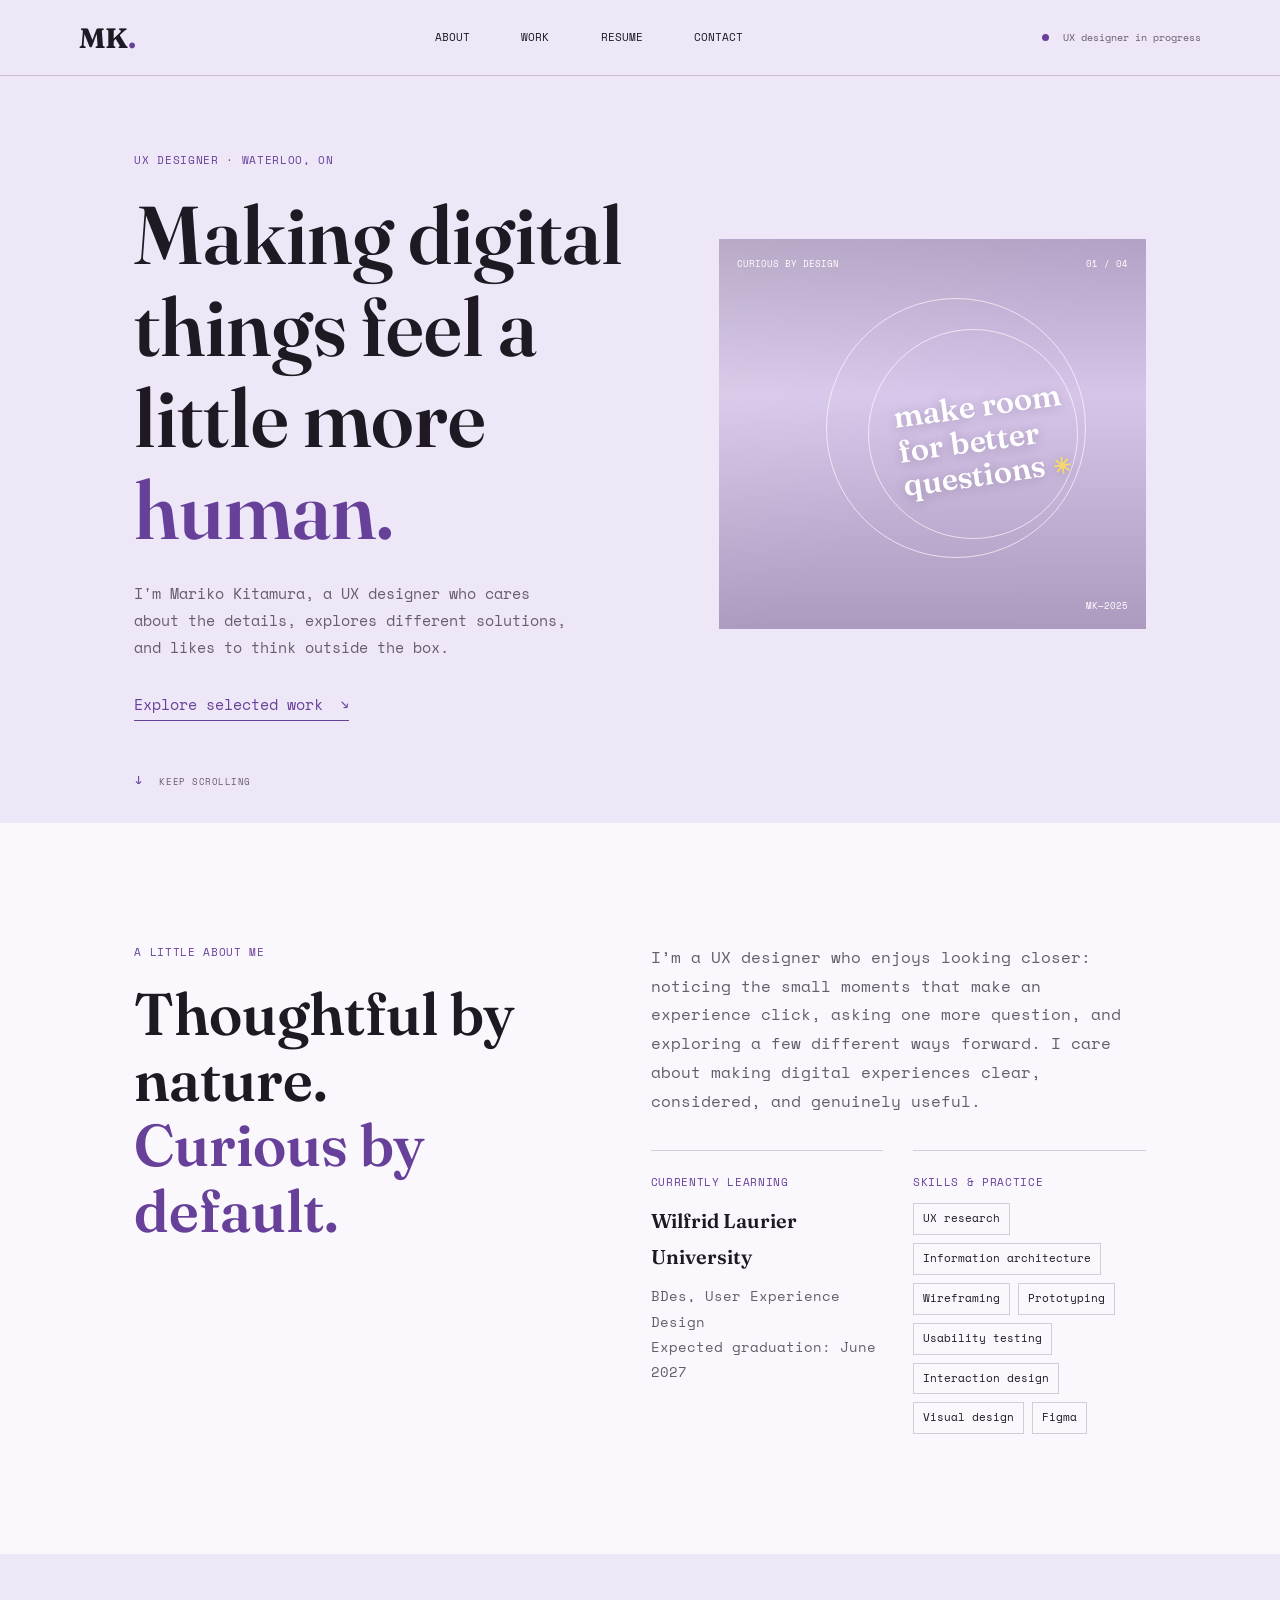
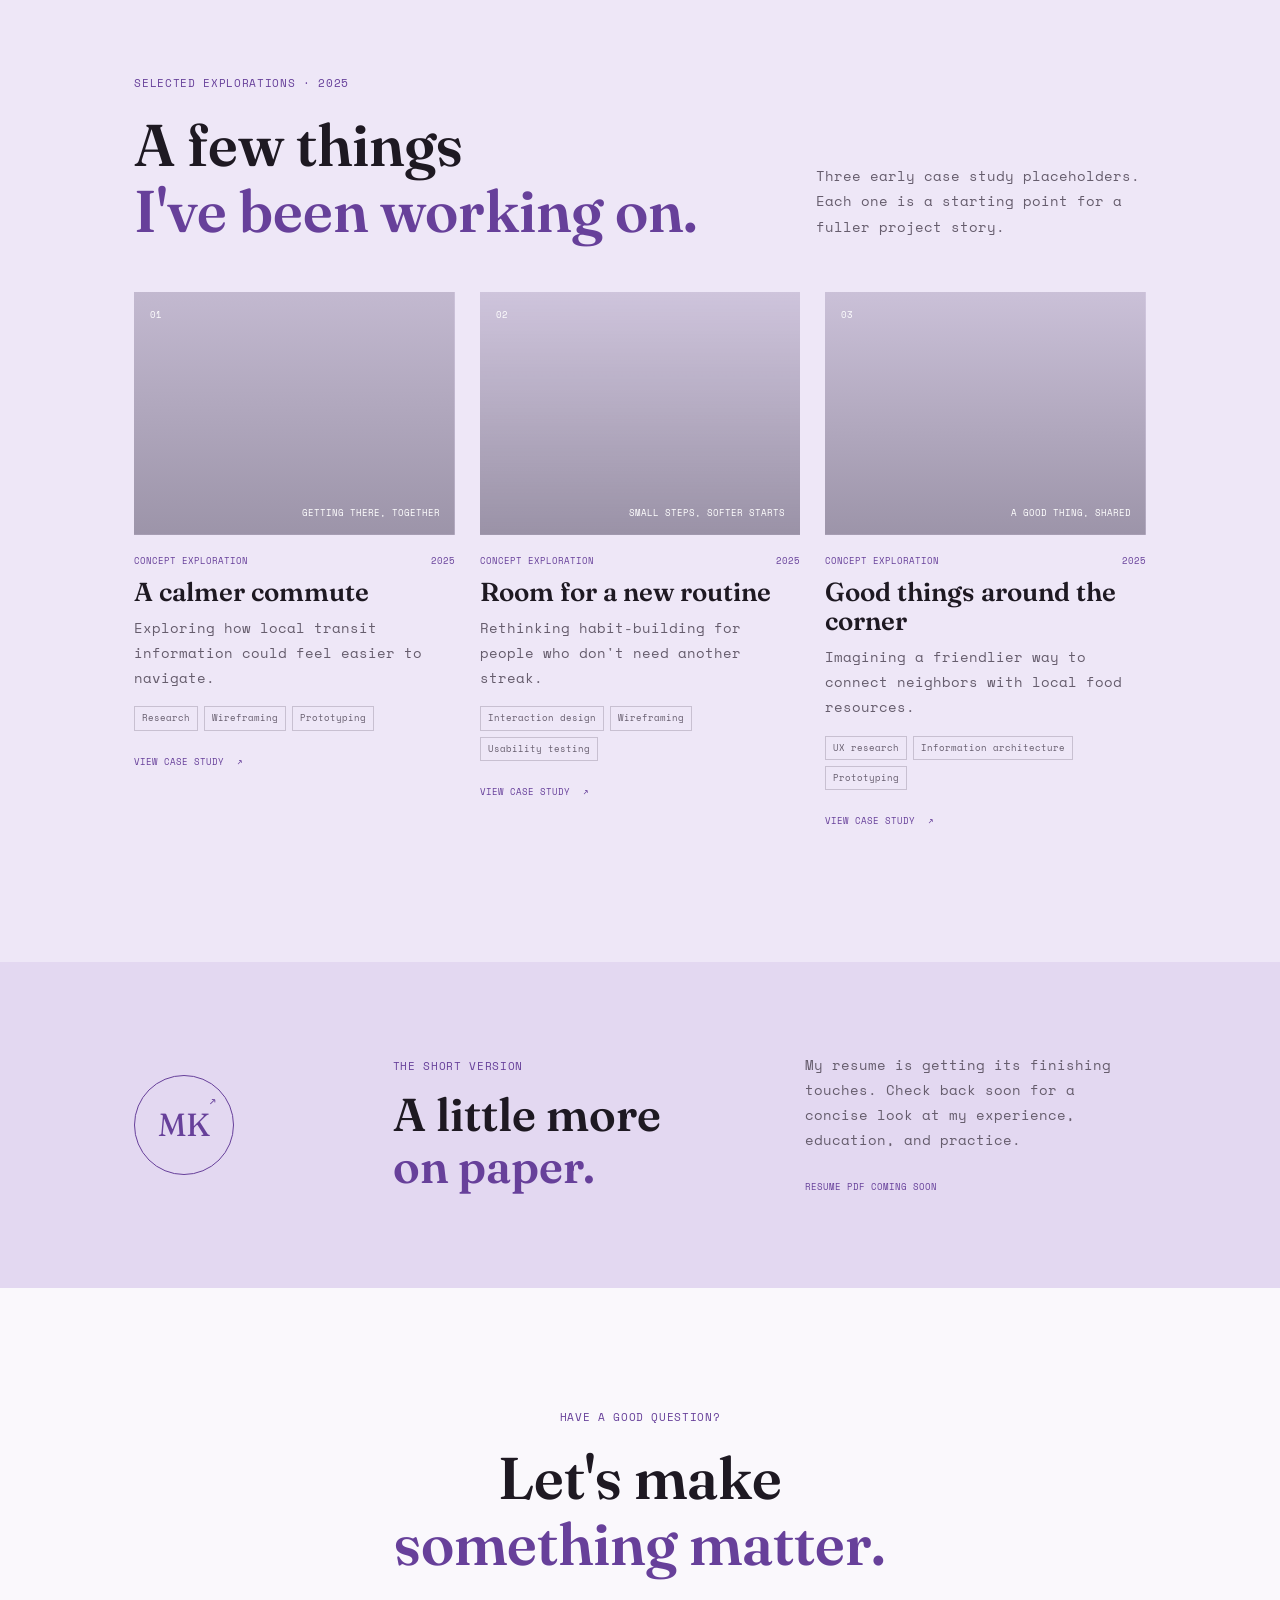
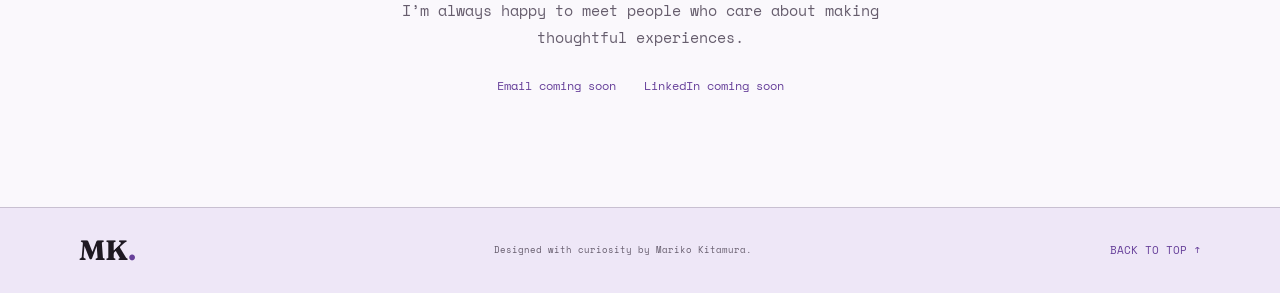
<file: index.html>
<!doctype html>
<html lang="en">
  <head>
    <meta charset="utf-8">
    <meta name="viewport" content="width=device-width, initial-scale=1">
    <meta name="theme-color" content="#eee7f7">
    <meta name="description" content="The portfolio of Mariko Kitamura, a detail-minded UX designer studying at Wilfrid Laurier University.">
    <title>Mariko Kitamura — UX Designer</title>
    <link rel="preconnect" href="https://fonts.googleapis.com">
    <link rel="preconnect" href="https://fonts.gstatic.com" crossorigin>
    <link href="https://fonts.googleapis.com/css2?family=Fraunces:opsz,wght@9..144,500;9..144,600;9..144,700&family=Space+Mono:wght@400;700&display=swap" rel="stylesheet">
    <link rel="stylesheet" href="styles.css">
  </head>
  <body>
    <header class="site-header">
      <a class="wordmark" href="#top" aria-label="Mariko Kitamura, home">MK<span>.</span></a>
      <nav aria-label="Main navigation">
        <a href="#about">About</a>
        <a href="#work">Work</a>
        <a href="#resume">Resume</a>
        <a href="#contact">Contact</a>
      </nav>
      <span class="availability"><span aria-hidden="true"></span> UX designer in progress</span>
    </header>

    <main id="top">
      <section class="hero" aria-labelledby="hero-title">
        <div class="hero-copy">
          <p class="eyebrow">UX DESIGNER · WATERLOO, ON</p>
          <h1 id="hero-title">Making digital things feel a little more <span>human.</span></h1>
          <p class="hero-intro">I'm Mariko Kitamura, a UX designer who cares about the details, explores different solutions, and likes to think outside the box.</p>
          <a class="text-link" href="#work">Explore selected work <span aria-hidden="true">↘</span></a>
        </div>
        <div class="hero-art" role="img" aria-label="Colorful abstract paper and design materials arranged on a desk">
          <div class="art-label">CURIOUS BY DESIGN <span>01 / 04</span></div>
          <div class="art-orbit art-orbit-one"></div>
          <div class="art-orbit art-orbit-two"></div>
          <div class="art-note">make room<br>for better<br>questions<span>✳</span></div>
          <div class="art-index">MK—2025</div>
        </div>
        <a class="scroll-cue" href="#about"><span aria-hidden="true">↓</span> KEEP SCROLLING</a>
      </section>

      <section class="section about-section" id="about" aria-labelledby="about-title">
        <div class="section-heading">
          <p class="eyebrow">A LITTLE ABOUT ME</p>
          <h2 id="about-title">Thoughtful by nature.<br><span>Curious by default.</span></h2>
        </div>
        <div class="about-content">
          <p class="about-copy">I’m a UX designer who enjoys looking closer: noticing the small moments that make an experience click, asking one more question, and exploring a few different ways forward. I care about making digital experiences clear, considered, and genuinely useful.</p>
          <div class="education">
            <p class="eyebrow">CURRENTLY LEARNING</p>
            <h3>Wilfrid Laurier University</h3>
            <p>BDes, User Experience Design<br>Expected graduation: June 2027</p>
          </div>
          <div class="skills">
            <p class="eyebrow">SKILLS & PRACTICE</p>
            <ul class="skill-list">
              <li>UX research</li>
              <li>Information architecture</li>
              <li>Wireframing</li>
              <li>Prototyping</li>
              <li>Usability testing</li>
              <li>Interaction design</li>
              <li>Visual design</li>
              <li>Figma</li>
            </ul>
          </div>
        </div>
      </section>

      <section class="section work-section" id="work" aria-labelledby="work-title">
        <div class="work-heading">
          <div>
            <p class="eyebrow">SELECTED EXPLORATIONS · 2025</p>
            <h2 id="work-title">A few things<br><span>I've been working on.</span></h2>
          </div>
          <p class="work-note">Three early case study placeholders. Each one is a starting point for a fuller project story.</p>
        </div>
        <div class="project-grid">
          <a class="project-card" href="case-study-transit.html">
            <div class="project-image image-transit" role="img" aria-label="A person checking their phone while waiting to travel">
              <span class="project-number">01</span>
              <span class="project-image-caption">GETTING THERE, TOGETHER</span>
            </div>
            <div class="project-meta"><span>Concept exploration</span><span>2025</span></div>
            <h3>A calmer commute</h3>
            <p>Exploring how local transit information could feel easier to navigate.</p>
            <ul class="tag-list" aria-label="Project tags"><li>Research</li><li>Wireframing</li><li>Prototyping</li></ul>
            <span class="card-link">VIEW CASE STUDY <span aria-hidden="true">↗</span></span>
          </a>
          <a class="project-card" href="case-study-habits.html">
            <div class="project-image image-habits" role="img" aria-label="A notebook with a hand-drawn daily routine and colorful markers">
              <span class="project-number">02</span>
              <span class="project-image-caption">SMALL STEPS, SOFTER STARTS</span>
            </div>
            <div class="project-meta"><span>Concept exploration</span><span>2025</span></div>
            <h3>Room for a new routine</h3>
            <p>Rethinking habit-building for people who don't need another streak.</p>
            <ul class="tag-list" aria-label="Project tags"><li>Interaction design</li><li>Wireframing</li><li>Usability testing</li></ul>
            <span class="card-link">VIEW CASE STUDY <span aria-hidden="true">↗</span></span>
          </a>
          <a class="project-card" href="case-study-pantry.html">
            <div class="project-image image-pantry" role="img" aria-label="A neighborhood food market with fresh produce on display">
              <span class="project-number">03</span>
              <span class="project-image-caption">A GOOD THING, SHARED</span>
            </div>
            <div class="project-meta"><span>Concept exploration</span><span>2025</span></div>
            <h3>Good things around the corner</h3>
            <p>Imagining a friendlier way to connect neighbors with local food resources.</p>
            <ul class="tag-list" aria-label="Project tags"><li>UX research</li><li>Information architecture</li><li>Prototyping</li></ul>
            <span class="card-link">VIEW CASE STUDY <span aria-hidden="true">↗</span></span>
          </a>
        </div>
      </section>

      <section class="resume-section" id="resume" aria-labelledby="resume-title">
        <div class="resume-mark" aria-hidden="true">MK<span>↗</span></div>
        <div>
          <p class="eyebrow">THE SHORT VERSION</p>
          <h2 id="resume-title">A little more<br><span>on paper.</span></h2>
        </div>
        <div class="resume-detail">
          <p>My resume is getting its finishing touches. Check back soon for a concise look at my experience, education, and practice.</p>
          <span class="coming-soon">RESUME PDF COMING SOON</span>
        </div>
      </section>

      <section class="contact-section" id="contact" aria-labelledby="contact-title">
        <p class="eyebrow">HAVE A GOOD QUESTION?</p>
        <h2 id="contact-title">Let's make<br><span>something matter.</span></h2>
        <p class="contact-copy">I’m always happy to meet people who care about making thoughtful experiences.</p>
        <div class="contact-links">
          <span>Email coming soon</span>
          <span>LinkedIn coming soon</span>
        </div>
      </section>
    </main>

    <footer class="site-footer">
      <a class="wordmark" href="#top">MK<span>.</span></a>
      <p>Designed with curiosity by Mariko Kitamura.</p>
      <a href="#top">BACK TO TOP ↑</a>
    </footer>
  </body>
</html>
</file>
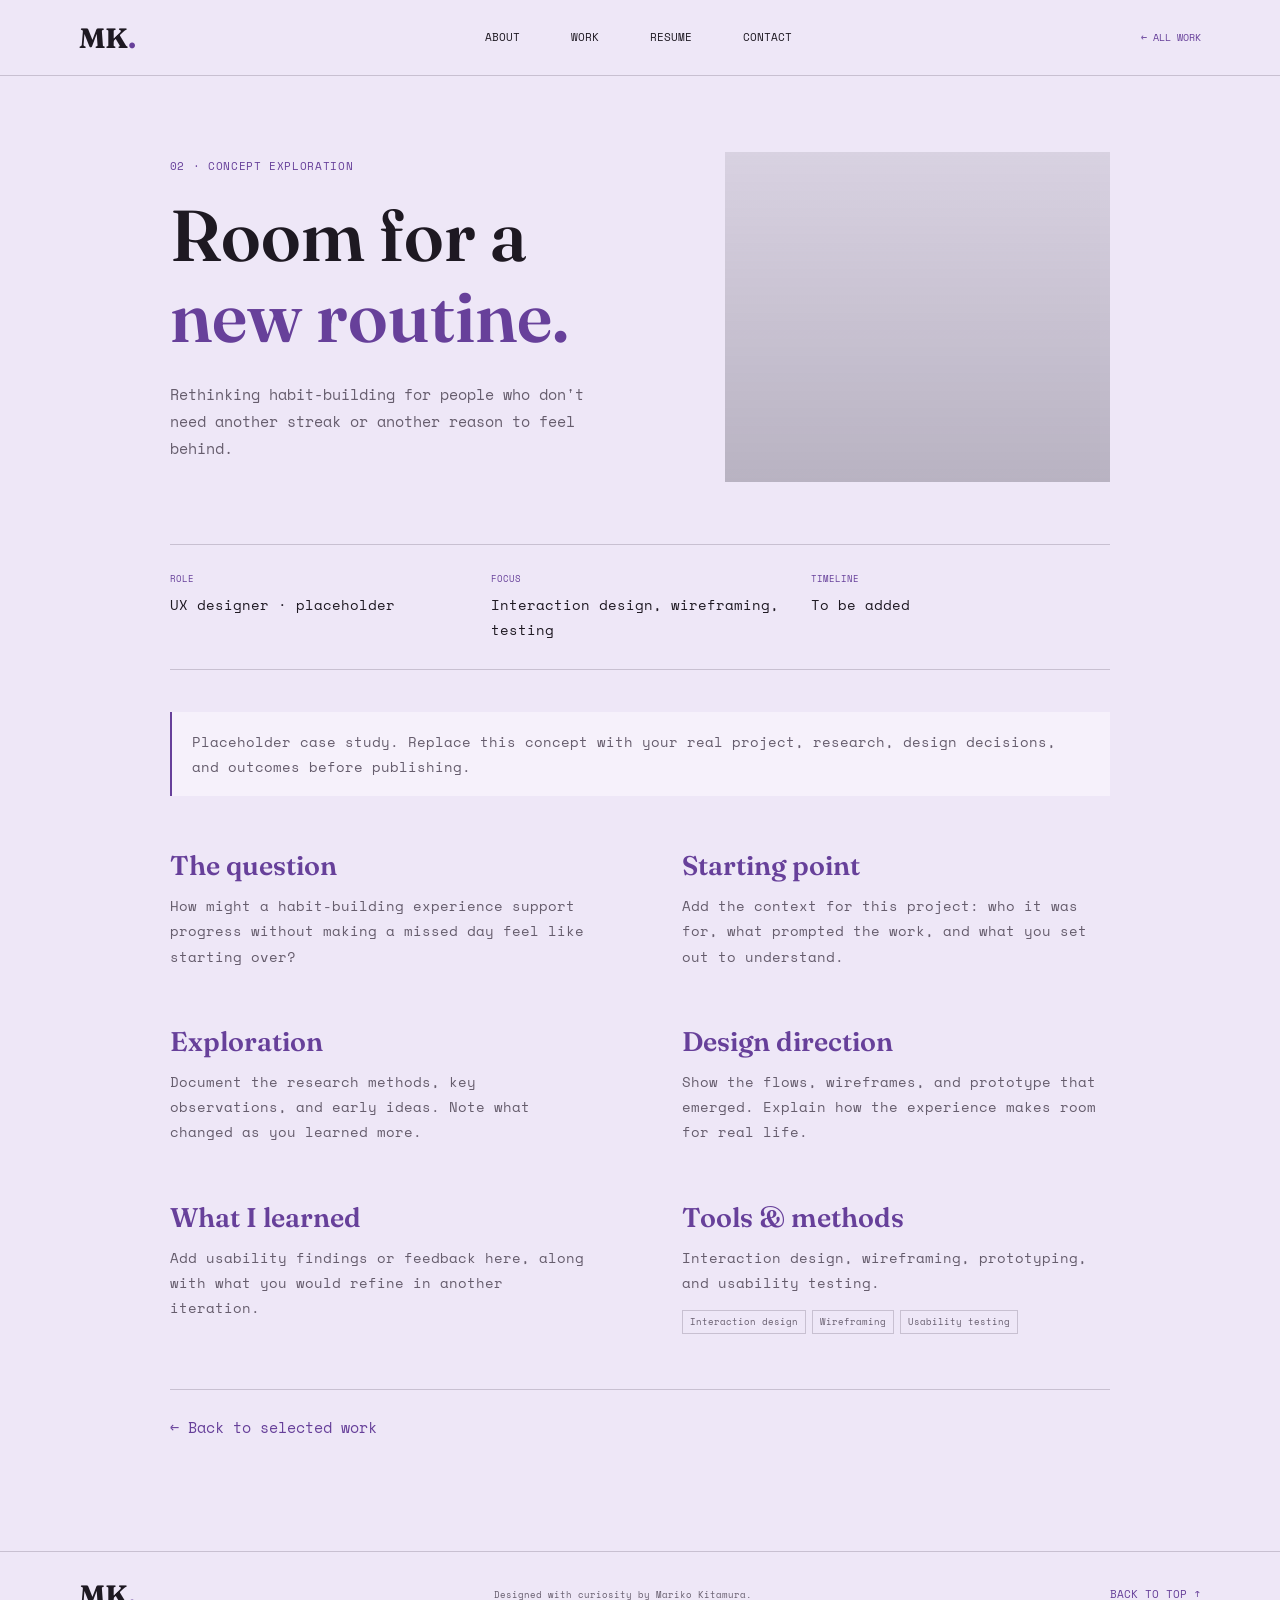
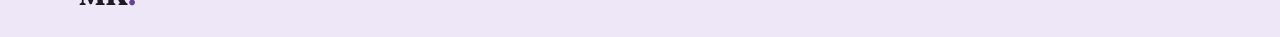
<file: case-study-habits.html>
<!doctype html>
<html lang="en">
  <head>
    <meta charset="utf-8">
    <meta name="viewport" content="width=device-width, initial-scale=1">
    <meta name="theme-color" content="#eee7f7">
    <title>Room for a new routine — Mariko Kitamura</title>
    <link rel="preconnect" href="https://fonts.googleapis.com">
    <link rel="preconnect" href="https://fonts.gstatic.com" crossorigin>
    <link href="https://fonts.googleapis.com/css2?family=Fraunces:opsz,wght@9..144,500;9..144,600;9..144,700&family=Space+Mono:wght@400;700&display=swap" rel="stylesheet">
    <link rel="stylesheet" href="styles.css">
  </head>
  <body>
    <header class="site-header case-header">
      <a class="wordmark" href="index.html" aria-label="Mariko Kitamura, home">MK<span>.</span></a>
      <nav aria-label="Main navigation"><a href="index.html#about">About</a><a href="index.html#work">Work</a><a href="index.html#resume">Resume</a><a href="index.html#contact">Contact</a></nav>
      <a class="case-back" href="index.html#work">← ALL WORK</a>
    </header>
    <main class="case-main" id="top">
      <section class="case-hero">
        <div><p class="eyebrow">02 · CONCEPT EXPLORATION</p><h1>Room for a <span>new routine.</span></h1><p>Rethinking habit-building for people who don't need another streak or another reason to feel behind.</p></div>
        <div class="case-cover habits" role="img" aria-label="A notebook ready for planning a daily routine"></div>
      </section>
      <div class="case-facts"><div><strong>Role</strong><span>UX designer · placeholder</span></div><div><strong>Focus</strong><span>Interaction design, wireframing, testing</span></div><div><strong>Timeline</strong><span>To be added</span></div></div>
      <p class="placeholder-note">Placeholder case study. Replace this concept with your real project, research, design decisions, and outcomes before publishing.</p>
      <div class="case-content">
        <section><h2>The question</h2><p>How might a habit-building experience support progress without making a missed day feel like starting over?</p></section>
        <section><h2>Starting point</h2><p>Add the context for this project: who it was for, what prompted the work, and what you set out to understand.</p></section>
        <section><h2>Exploration</h2><p>Document the research methods, key observations, and early ideas. Note what changed as you learned more.</p></section>
        <section><h2>Design direction</h2><p>Show the flows, wireframes, and prototype that emerged. Explain how the experience makes room for real life.</p></section>
        <section><h2>What I learned</h2><p>Add usability findings or feedback here, along with what you would refine in another iteration.</p></section>
        <section><h2>Tools & methods</h2><p>Interaction design, wireframing, prototyping, and usability testing.</p><ul class="tag-list case-tags"><li>Interaction design</li><li>Wireframing</li><li>Usability testing</li></ul></section>
      </div>
      <div class="case-end"><a href="index.html#work">← Back to selected work</a></div>
    </main>
    <footer class="site-footer"><a class="wordmark" href="index.html">MK<span>.</span></a><p>Designed with curiosity by Mariko Kitamura.</p><a href="#top">BACK TO TOP ↑</a></footer>
  </body>
</html>
</file>
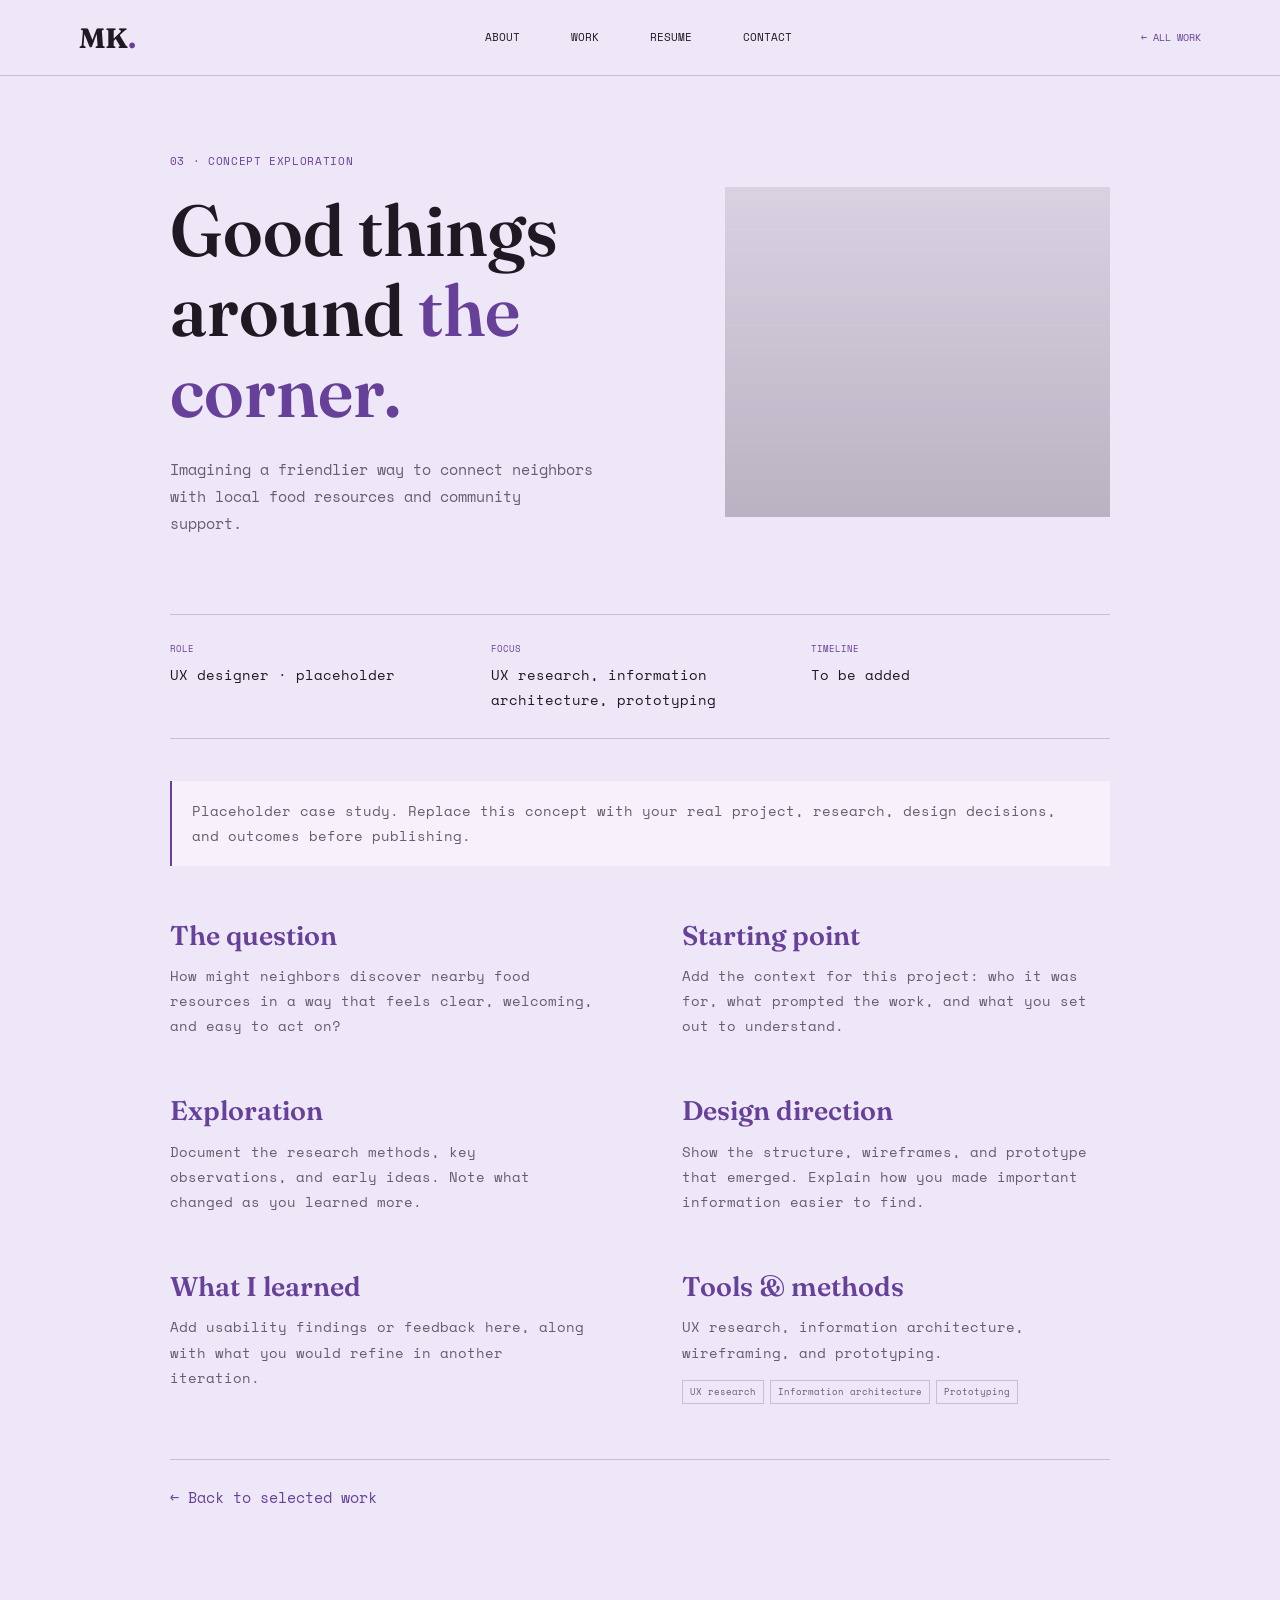
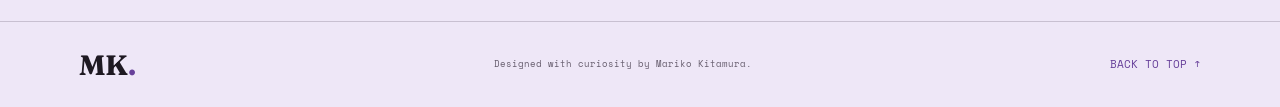
<file: case-study-pantry.html>
<!doctype html>
<html lang="en">
  <head>
    <meta charset="utf-8">
    <meta name="viewport" content="width=device-width, initial-scale=1">
    <meta name="theme-color" content="#eee7f7">
    <title>Good things around the corner — Mariko Kitamura</title>
    <link rel="preconnect" href="https://fonts.googleapis.com">
    <link rel="preconnect" href="https://fonts.gstatic.com" crossorigin>
    <link href="https://fonts.googleapis.com/css2?family=Fraunces:opsz,wght@9..144,500;9..144,600;9..144,700&family=Space+Mono:wght@400;700&display=swap" rel="stylesheet">
    <link rel="stylesheet" href="styles.css">
  </head>
  <body>
    <header class="site-header case-header">
      <a class="wordmark" href="index.html" aria-label="Mariko Kitamura, home">MK<span>.</span></a>
      <nav aria-label="Main navigation"><a href="index.html#about">About</a><a href="index.html#work">Work</a><a href="index.html#resume">Resume</a><a href="index.html#contact">Contact</a></nav>
      <a class="case-back" href="index.html#work">← ALL WORK</a>
    </header>
    <main class="case-main" id="top">
      <section class="case-hero">
        <div><p class="eyebrow">03 · CONCEPT EXPLORATION</p><h1>Good things around <span>the corner.</span></h1><p>Imagining a friendlier way to connect neighbors with local food resources and community support.</p></div>
        <div class="case-cover pantry" role="img" aria-label="Fresh produce displayed at a local food market"></div>
      </section>
      <div class="case-facts"><div><strong>Role</strong><span>UX designer · placeholder</span></div><div><strong>Focus</strong><span>UX research, information architecture, prototyping</span></div><div><strong>Timeline</strong><span>To be added</span></div></div>
      <p class="placeholder-note">Placeholder case study. Replace this concept with your real project, research, design decisions, and outcomes before publishing.</p>
      <div class="case-content">
        <section><h2>The question</h2><p>How might neighbors discover nearby food resources in a way that feels clear, welcoming, and easy to act on?</p></section>
        <section><h2>Starting point</h2><p>Add the context for this project: who it was for, what prompted the work, and what you set out to understand.</p></section>
        <section><h2>Exploration</h2><p>Document the research methods, key observations, and early ideas. Note what changed as you learned more.</p></section>
        <section><h2>Design direction</h2><p>Show the structure, wireframes, and prototype that emerged. Explain how you made important information easier to find.</p></section>
        <section><h2>What I learned</h2><p>Add usability findings or feedback here, along with what you would refine in another iteration.</p></section>
        <section><h2>Tools & methods</h2><p>UX research, information architecture, wireframing, and prototyping.</p><ul class="tag-list case-tags"><li>UX research</li><li>Information architecture</li><li>Prototyping</li></ul></section>
      </div>
      <div class="case-end"><a href="index.html#work">← Back to selected work</a></div>
    </main>
    <footer class="site-footer"><a class="wordmark" href="index.html">MK<span>.</span></a><p>Designed with curiosity by Mariko Kitamura.</p><a href="#top">BACK TO TOP ↑</a></footer>
  </body>
</html>
</file>
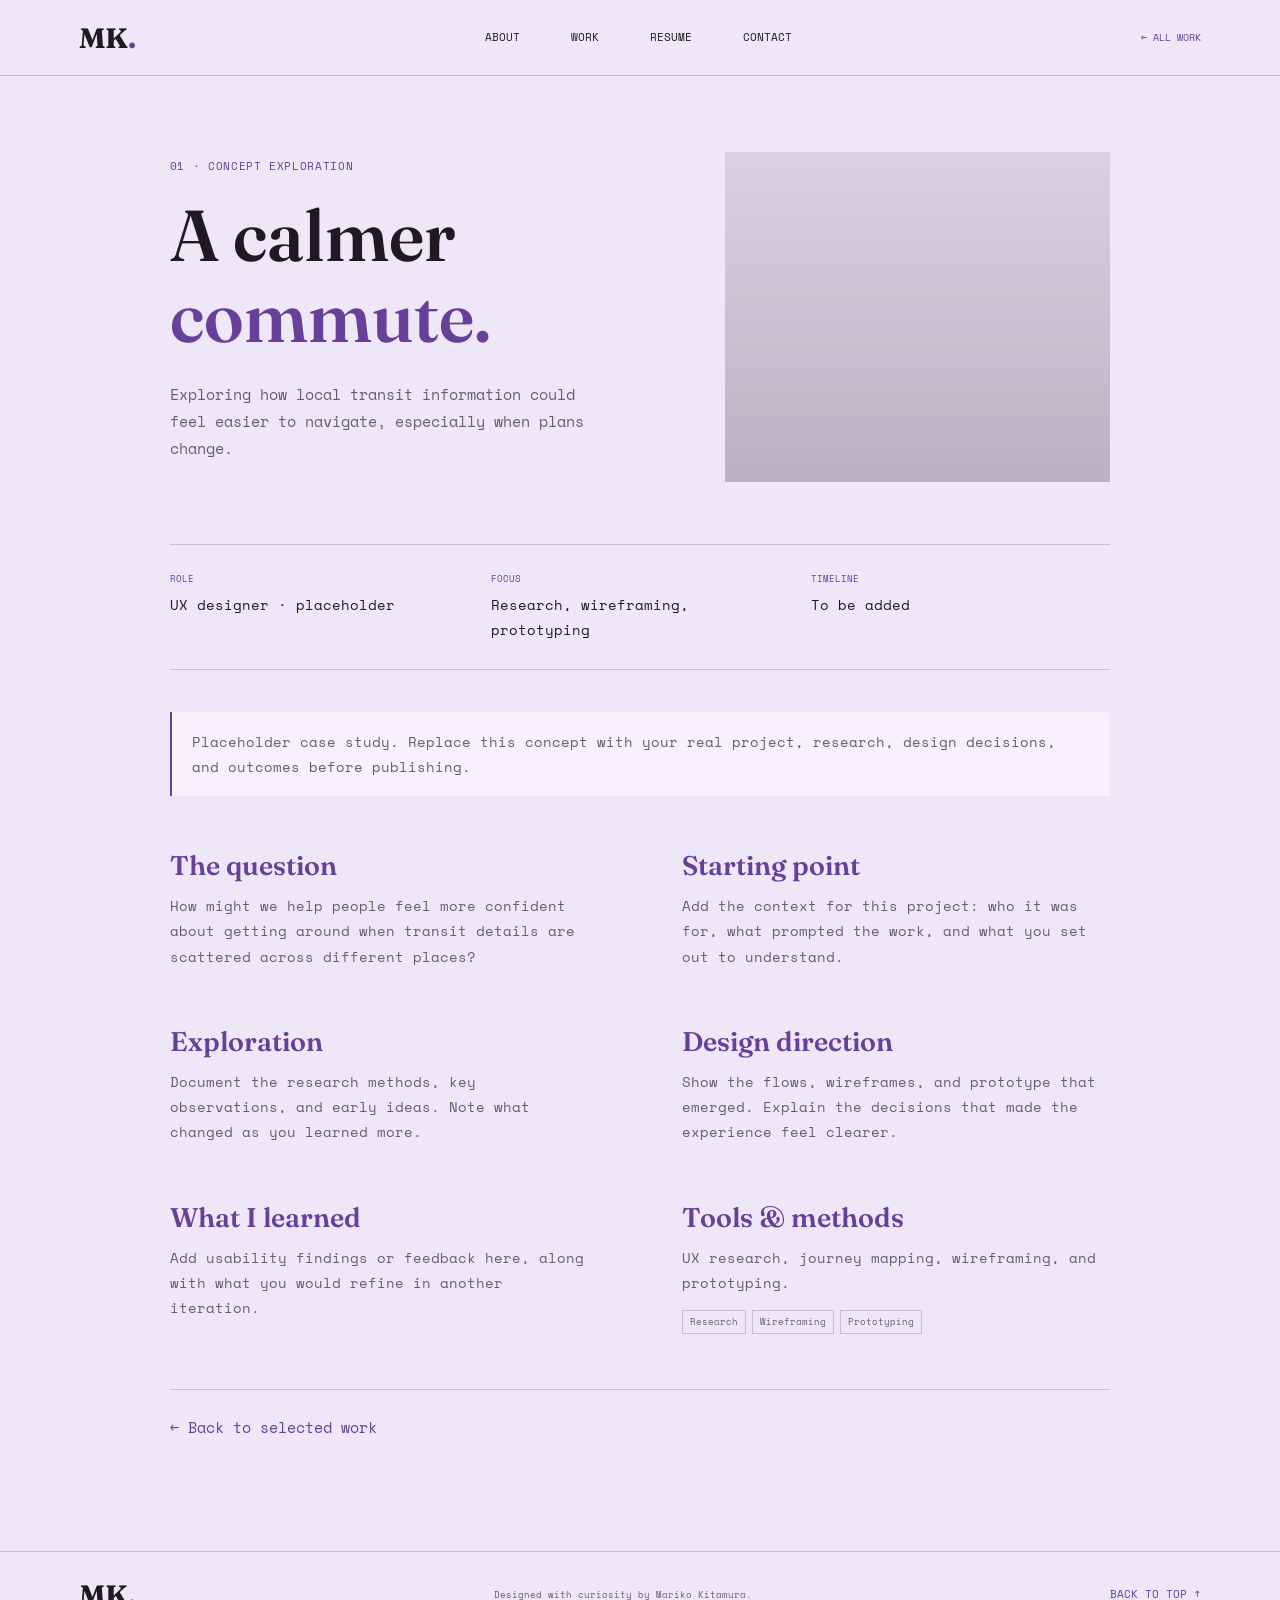
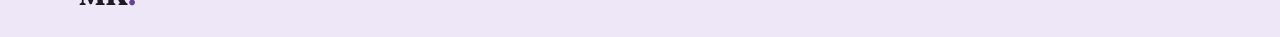
<file: case-study-transit.html>
<!doctype html>
<html lang="en">
  <head>
    <meta charset="utf-8">
    <meta name="viewport" content="width=device-width, initial-scale=1">
    <meta name="theme-color" content="#eee7f7">
    <title>A calmer commute — Mariko Kitamura</title>
    <link rel="preconnect" href="https://fonts.googleapis.com">
    <link rel="preconnect" href="https://fonts.gstatic.com" crossorigin>
    <link href="https://fonts.googleapis.com/css2?family=Fraunces:opsz,wght@9..144,500;9..144,600;9..144,700&family=Space+Mono:wght@400;700&display=swap" rel="stylesheet">
    <link rel="stylesheet" href="styles.css">
  </head>
  <body>
    <header class="site-header case-header">
      <a class="wordmark" href="index.html" aria-label="Mariko Kitamura, home">MK<span>.</span></a>
      <nav aria-label="Main navigation"><a href="index.html#about">About</a><a href="index.html#work">Work</a><a href="index.html#resume">Resume</a><a href="index.html#contact">Contact</a></nav>
      <a class="case-back" href="index.html#work">← ALL WORK</a>
    </header>
    <main class="case-main" id="top">
      <section class="case-hero">
        <div><p class="eyebrow">01 · CONCEPT EXPLORATION</p><h1>A calmer <span>commute.</span></h1><p>Exploring how local transit information could feel easier to navigate, especially when plans change.</p></div>
        <div class="case-cover transit" role="img" aria-label="A person using a phone while traveling"></div>
      </section>
      <div class="case-facts"><div><strong>Role</strong><span>UX designer · placeholder</span></div><div><strong>Focus</strong><span>Research, wireframing, prototyping</span></div><div><strong>Timeline</strong><span>To be added</span></div></div>
      <p class="placeholder-note">Placeholder case study. Replace this concept with your real project, research, design decisions, and outcomes before publishing.</p>
      <div class="case-content">
        <section><h2>The question</h2><p>How might we help people feel more confident about getting around when transit details are scattered across different places?</p></section>
        <section><h2>Starting point</h2><p>Add the context for this project: who it was for, what prompted the work, and what you set out to understand.</p></section>
        <section><h2>Exploration</h2><p>Document the research methods, key observations, and early ideas. Note what changed as you learned more.</p></section>
        <section><h2>Design direction</h2><p>Show the flows, wireframes, and prototype that emerged. Explain the decisions that made the experience feel clearer.</p></section>
        <section><h2>What I learned</h2><p>Add usability findings or feedback here, along with what you would refine in another iteration.</p></section>
        <section><h2>Tools & methods</h2><p>UX research, journey mapping, wireframing, and prototyping.</p><ul class="tag-list case-tags"><li>Research</li><li>Wireframing</li><li>Prototyping</li></ul></section>
      </div>
      <div class="case-end"><a href="index.html#work">← Back to selected work</a></div>
    </main>
    <footer class="site-footer"><a class="wordmark" href="index.html">MK<span>.</span></a><p>Designed with curiosity by Mariko Kitamura.</p><a href="#top">BACK TO TOP ↑</a></footer>
  </body>
</html>
</file>
<file: styles.css>
:root {
  color-scheme: light;
  --lavender: #eee7f7;
  --lavender-deep: #e3d8f1;
  --purple: #67409a;
  --purple-dark: #4f2d7b;
  --ink: #1e1922;
  --muted: #665d6d;
  --paper: #faf8fc;
  --line: rgba(48, 35, 58, 0.2);
  --serif: "Fraunces", Georgia, serif;
  --mono: "Space Mono", "Courier New", monospace;
}

* { box-sizing: border-box; }

html { scroll-behavior: smooth; }

body {
  margin: 0;
  background: var(--lavender);
  color: var(--ink);
  font-family: var(--mono);
  font-size: 15px;
  line-height: 1.8;
}

a { color: inherit; }

.site-header {
  min-height: 76px;
  padding: 0 6.2%;
  display: flex;
  align-items: center;
  justify-content: space-between;
  gap: 30px;
  border-bottom: 1px solid var(--line);
}

.wordmark {
  color: var(--ink);
  text-decoration: none;
  font-family: var(--serif);
  font-size: 28px;
  font-weight: 700;
  line-height: 1;
}

.wordmark span, h1 span, h2 span { color: var(--purple); }

.site-header nav { display: flex; gap: clamp(20px, 4vw, 52px); }
.site-header nav a, .site-footer > a:last-child {
  text-decoration: none;
  font-size: 11px;
  text-transform: uppercase;
}

.site-header nav a:hover, .site-footer a:hover { color: var(--purple); }

.availability {
  color: var(--muted);
  font-size: 10px;
  white-space: nowrap;
}

.availability span {
  display: inline-block;
  width: 7px;
  height: 7px;
  margin-right: 8px;
  border-radius: 50%;
  background: var(--purple);
}

.hero {
  min-height: min(690px, calc(100svh - 76px));
  position: relative;
  display: grid;
  grid-template-columns: 1fr 0.83fr;
  align-items: center;
  gap: 7%;
  padding: 75px 10.5% 105px;
}

.hero-copy { max-width: 570px; position: relative; z-index: 1; }
.eyebrow { margin: 0 0 18px; color: var(--purple); font-size: 11px; letter-spacing: 0.06em; }

h1, h2, h3, p { margin-top: 0; }

h1, h2, .project-card h3 {
  font-family: var(--serif);
  font-weight: 600;
  line-height: 1.12;
}

h1 { max-width: 620px; margin-bottom: 24px; font-size: clamp(48px, 6.4vw, 83px); }
.hero-intro { max-width: 440px; margin-bottom: 30px; color: var(--muted); }
.text-link { color: var(--purple); text-decoration: none; border-bottom: 1px solid var(--purple); padding-bottom: 5px; }
.text-link span { padding-left: 8px; }

.hero-art {
  min-height: 390px;
  position: relative;
  overflow: hidden;
  background: #d6c5e9;
  background-image: linear-gradient(135deg, rgba(255,255,255,.17), transparent 54%), url("https://images.unsplash.com/photo-1513364776144-60967b0f800f?auto=format&fit=crop&w=1100&q=85");
  background-position: center;
  background-size: cover;
  isolation: isolate;
}

.hero-art::after { content: ""; position: absolute; inset: 0; background: linear-gradient(180deg, rgba(39,20,55,.2), transparent 40%, rgba(39,20,55,.24)); z-index: -1; }
.art-label, .art-index { position: absolute; z-index: 1; color: white; font-size: 9px; }
.art-label { inset: 17px 18px auto; display: flex; justify-content: space-between; }
.art-index { right: 18px; bottom: 15px; }
.art-orbit { position: absolute; width: 260px; height: 260px; border: 1px solid rgba(255,255,255,.65); border-radius: 50%; }
.art-orbit-one { top: 15%; left: 25%; }
.art-orbit-two { top: 23%; left: 35%; width: 210px; height: 210px; }
.art-note { position: absolute; top: 38%; left: 42%; color: white; font-family: var(--serif); font-size: 31px; font-weight: 600; line-height: 1.12; transform: rotate(-8deg); text-shadow: 0 2px 12px rgba(25,12,38,.2); }
.art-note span { display: inline-block; margin-left: 7px; color: #f6d76f; font-family: var(--mono); font-size: 22px; }
.scroll-cue { position: absolute; left: 10.5%; bottom: 30px; color: var(--muted); font-size: 9px; text-decoration: none; letter-spacing: .06em; }
.scroll-cue span { margin-right: 9px; color: var(--purple); font-size: 15px; }

.section { padding: 120px 10.5%; }
.about-section { display: grid; grid-template-columns: .9fr 1.1fr; gap: 11%; background: var(--paper); }
.section h2, .resume-section h2, .contact-section h2 { margin: 0; font-size: clamp(38px, 4.6vw, 60px); }
.about-content { display: grid; grid-template-columns: 1fr 1fr; column-gap: 30px; row-gap: 34px; }
.about-copy { grid-column: 1 / -1; max-width: 640px; margin: 0; color: var(--muted); font-size: 16px; }
.education { padding-top: 22px; border-top: 1px solid var(--line); }
.education .eyebrow, .skills .eyebrow { margin-bottom: 11px; }
.education h3 { margin-bottom: 8px; font-family: var(--serif); font-size: 20px; font-weight: 600; }
.education p:last-child { margin-bottom: 0; color: var(--muted); font-size: 14px; }
.skills { padding-top: 22px; border-top: 1px solid var(--line); }
.skill-list, .tag-list { display: flex; flex-wrap: wrap; gap: 8px; padding: 0; margin: 0; list-style: none; }
.skill-list li { padding: 5px 9px; border: 1px solid var(--line); font-size: 11px; }

.work-section { padding-top: 120px; padding-bottom: 130px; }
.work-heading { display: flex; justify-content: space-between; align-items: end; gap: 40px; margin-bottom: 48px; }
.work-note { max-width: 330px; margin: 0 0 5px; color: var(--muted); font-size: 14px; }
.project-grid { display: grid; grid-template-columns: repeat(3, minmax(0, 1fr)); gap: 25px; }
.project-card { min-width: 0; color: var(--ink); text-decoration: none; }
.project-image { aspect-ratio: 1.32; position: relative; overflow: hidden; background-color: var(--lavender-deep); background-position: center; background-size: cover; transition: background-size .35s ease, transform .35s ease; }
.project-card:hover .project-image { transform: translateY(-4px); }
.image-transit { background-image: linear-gradient(180deg, rgba(25,22,35,.16), rgba(25,22,35,.35)), url("https://images.unsplash.com/photo-1516321318423-f06f85e504b3?auto=format&fit=crop&w=900&q=82"); }
.image-habits { background-image: linear-gradient(180deg, rgba(25,22,35,.1), rgba(25,22,35,.36)), url("https://images.unsplash.com/photo-1517842645767-c639042777db?auto=format&fit=crop&w=900&q=82"); }
.image-pantry { background-image: linear-gradient(180deg, rgba(25,22,35,.12), rgba(25,22,35,.35)), url("https://images.unsplash.com/photo-1542838132-92c53300491e?auto=format&fit=crop&w=900&q=82"); }
.project-number, .project-image-caption { position: absolute; color: white; font-size: 9px; }
.project-number { top: 15px; left: 16px; }
.project-image-caption { right: 15px; bottom: 13px; }
.project-meta { display: flex; justify-content: space-between; margin: 18px 0 9px; color: var(--purple); font-size: 9px; text-transform: uppercase; }
.project-card h3 { margin-bottom: 8px; font-size: 26px; }
.project-card > p { min-height: 58px; margin-bottom: 16px; color: var(--muted); font-size: 14px; }
.tag-list { gap: 6px; }
.tag-list li { padding: 3px 7px; border: 1px solid var(--line); color: var(--muted); font-size: 9px; }
.card-link { display: inline-block; margin-top: 23px; color: var(--purple); font-size: 9px; }
.card-link span { margin-left: 7px; }
.project-card:hover .card-link { color: var(--purple-dark); }

.resume-section { display: grid; grid-template-columns: .55fr 1fr 1fr; align-items: center; gap: 7%; padding: 90px 10.5%; background: var(--lavender-deep); }
.resume-mark { width: 100px; height: 100px; display: grid; place-items: center; position: relative; border: 1px solid var(--purple); border-radius: 50%; color: var(--purple); font-family: var(--serif); font-size: 32px; }
.resume-mark span { position: absolute; top: 15px; right: 17px; font-family: var(--mono); font-size: 12px; }
.resume-section .eyebrow { margin-bottom: 12px; }
.resume-section h2 { font-size: clamp(34px, 3.6vw, 48px); }
.resume-detail p { max-width: 390px; margin-bottom: 18px; color: var(--muted); font-size: 14px; }
.coming-soon { color: var(--purple); font-size: 9px; }

.contact-section { padding: 120px 10.5% 110px; background: var(--paper); text-align: center; }
.contact-section h2 { margin-bottom: 20px; }
.contact-copy { max-width: 480px; margin: 0 auto 24px; color: var(--muted); font-size: 15px; }
.contact-links { display: flex; justify-content: center; gap: 28px; color: var(--purple); font-size: 12px; }
.site-footer { min-height: 86px; display: flex; align-items: center; justify-content: space-between; gap: 20px; padding: 18px 6.2%; border-top: 1px solid var(--line); }
.site-footer p { margin: 0; color: var(--muted); font-size: 9px; }
.site-footer > a:last-child { color: var(--purple); }

.case-header { border-bottom: 1px solid var(--line); }
.case-back { text-decoration: none; color: var(--purple); font-size: 10px; }
.case-main { max-width: 1120px; margin: 0 auto; padding: 76px 7% 110px; }
.case-hero { display: grid; grid-template-columns: 1fr .82fr; gap: 9%; align-items: center; margin-bottom: 62px; }
.case-hero h1 { font-size: clamp(46px, 6vw, 72px); }
.case-hero p:not(.eyebrow) { max-width: 430px; color: var(--muted); }
.case-cover { min-height: 330px; background-position: center; background-size: cover; }
.case-cover.transit { background-image: linear-gradient(180deg, rgba(25,22,35,.1), rgba(25,22,35,.25)), url("https://images.unsplash.com/photo-1516321318423-f06f85e504b3?auto=format&fit=crop&w=1100&q=85"); }
.case-cover.habits { background-image: linear-gradient(180deg, rgba(25,22,35,.1), rgba(25,22,35,.25)), url("https://images.unsplash.com/photo-1517842645767-c639042777db?auto=format&fit=crop&w=1100&q=85"); }
.case-cover.pantry { background-image: linear-gradient(180deg, rgba(25,22,35,.1), rgba(25,22,35,.25)), url("https://images.unsplash.com/photo-1542838132-92c53300491e?auto=format&fit=crop&w=1100&q=85"); }
.case-facts { display: grid; grid-template-columns: repeat(3, 1fr); gap: 22px; padding: 26px 0; border-top: 1px solid var(--line); border-bottom: 1px solid var(--line); }
.case-facts strong, .case-facts span { display: block; }
.case-facts strong { margin-bottom: 5px; color: var(--purple); font-size: 9px; font-weight: 400; text-transform: uppercase; }
.case-facts span { font-size: 14px; }
.placeholder-note { margin: 42px 0; padding: 17px 20px; border-left: 2px solid var(--purple); background: rgba(255,255,255,.42); color: var(--muted); font-size: 14px; }
.case-content { display: grid; grid-template-columns: 1fr 1fr; gap: 44px 9%; margin: 55px 0; }
.case-content h2 { margin-bottom: 12px; color: var(--purple); font-size: 27px; }
.case-content p { color: var(--muted); font-size: 14px; }
.case-tags { margin-top: 15px; }
.case-end { padding-top: 24px; border-top: 1px solid var(--line); }
.case-end a { color: var(--purple); text-decoration: none; }

@media (max-width: 820px) {
  .site-header { padding-inline: 5%; }
  .availability { display: none; }
  .hero { gap: 5%; padding-inline: 7%; }
  .hero-art { min-height: 320px; }
  .section, .resume-section, .contact-section { padding-inline: 7%; }
  .about-section { gap: 7%; }
  .project-grid { grid-template-columns: 1fr 1fr; row-gap: 42px; }
  .project-card:last-child { grid-column: 1 / 2; }
  .resume-section { grid-template-columns: .35fr 1fr 1fr; gap: 5%; }
  .resume-mark { width: 76px; height: 76px; font-size: 25px; }
}

@media (max-width: 600px) {
  body { font-size: 14px; }
  .site-header { min-height: 65px; gap: 12px; }
  .site-header nav { gap: 14px; }
  .site-header nav a { font-size: 9px; }
  .wordmark { font-size: 24px; }
  .hero { grid-template-columns: 1fr; min-height: auto; padding: 75px 7% 75px; gap: 38px; }
  h1 { font-size: clamp(49px, 13vw, 68px); }
  .hero-art { min-height: 310px; }
  .scroll-cue { display: none; }
  .section { padding-block: 80px; }
  .about-section { grid-template-columns: 1fr; gap: 36px; }
  .about-content { grid-template-columns: 1fr; }
  .about-copy { grid-column: auto; }
  .work-heading { display: block; }
  .work-note { margin-top: 18px; }
  .project-grid { grid-template-columns: 1fr; gap: 40px; }
  .project-card:last-child { grid-column: auto; }
  .project-card > p { min-height: 0; }
  .project-image { aspect-ratio: 1.45; }
  .resume-section { grid-template-columns: auto 1fr; padding-block: 70px; }
  .resume-detail { grid-column: 1 / -1; }
  .contact-section { padding-block: 80px; }
  .contact-links { flex-direction: column; gap: 6px; }
  .site-footer { flex-wrap: wrap; }
  .site-footer p { order: 3; width: 100%; }
  .case-main { padding: 52px 7% 75px; }
  .case-hero { grid-template-columns: 1fr; gap: 28px; margin-bottom: 38px; }
  .case-cover { min-height: 245px; }
  .case-facts { grid-template-columns: 1fr 1fr; }
  .case-content { grid-template-columns: 1fr; gap: 18px; margin: 38px 0; }
}

@media (prefers-reduced-motion: reduce) {
  *, *::before, *::after { scroll-behavior: auto !important; transition-duration: .01ms !important; }
}
</file>
